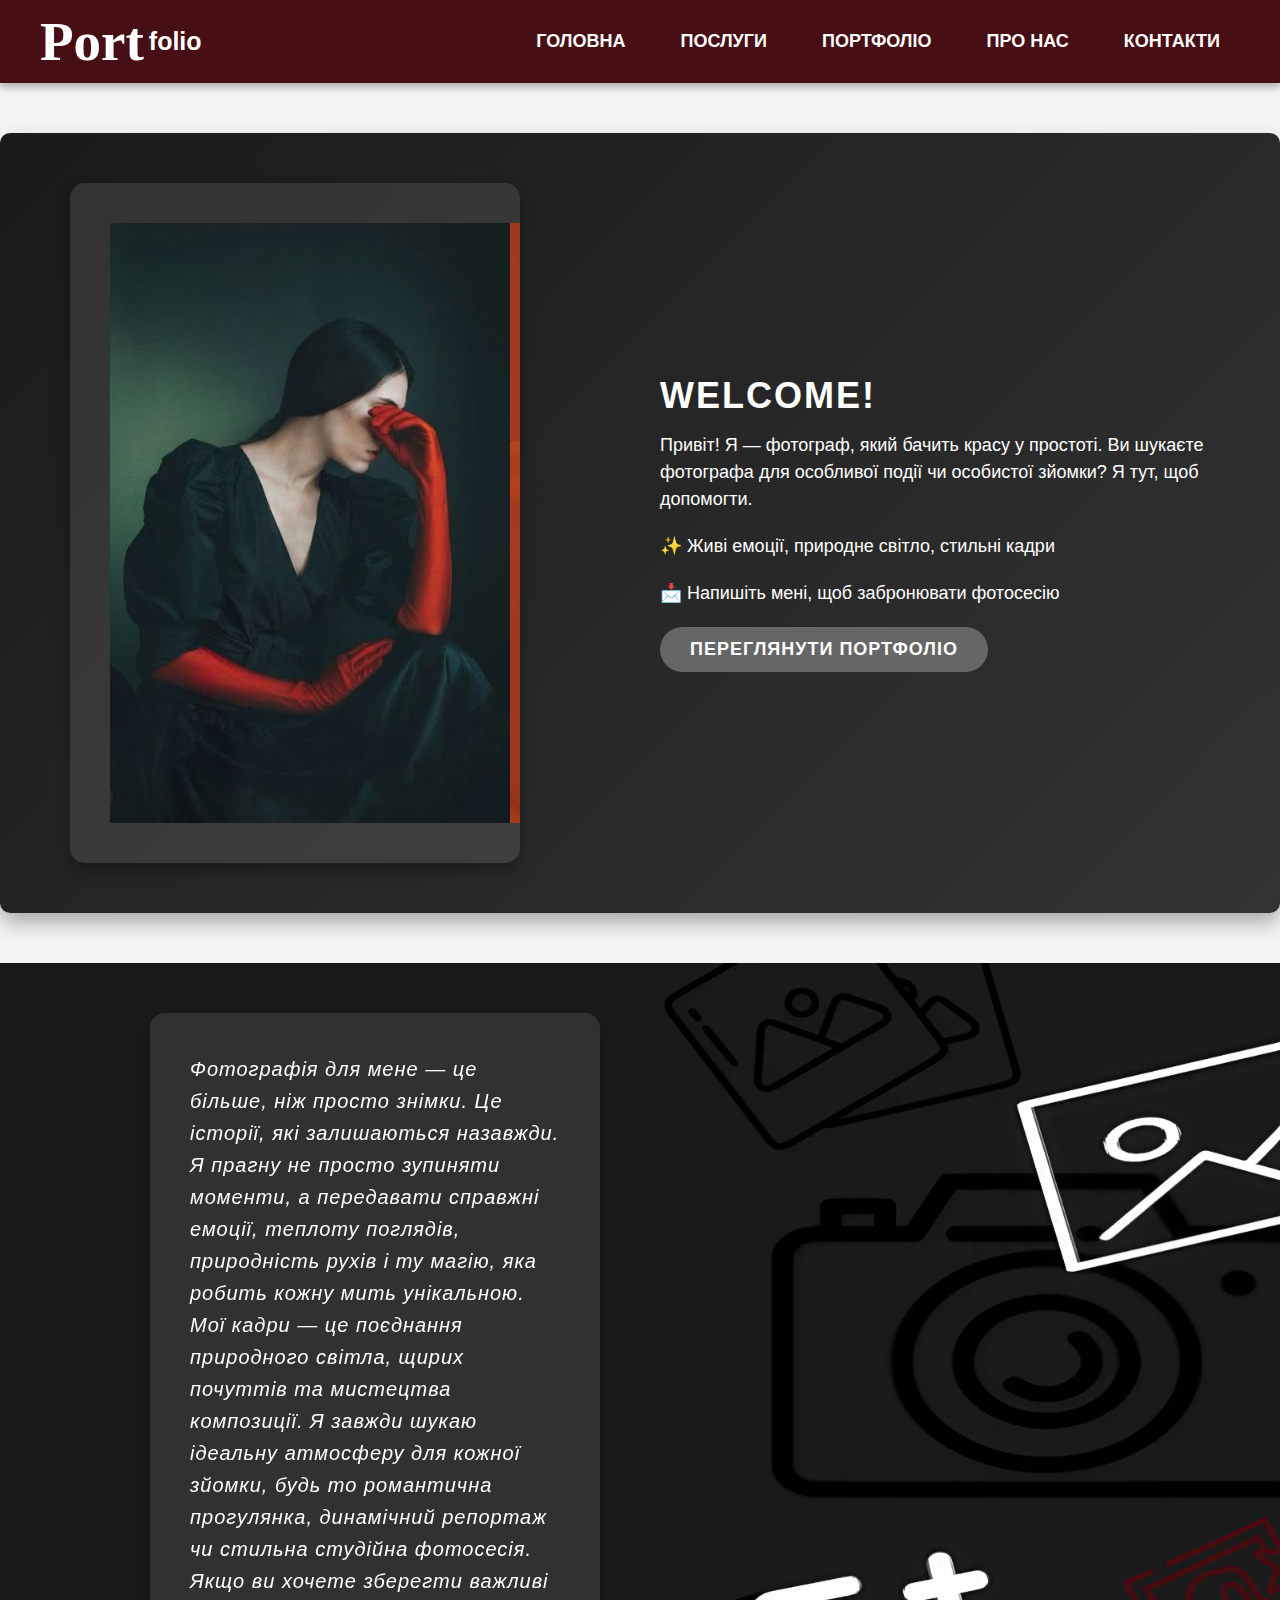
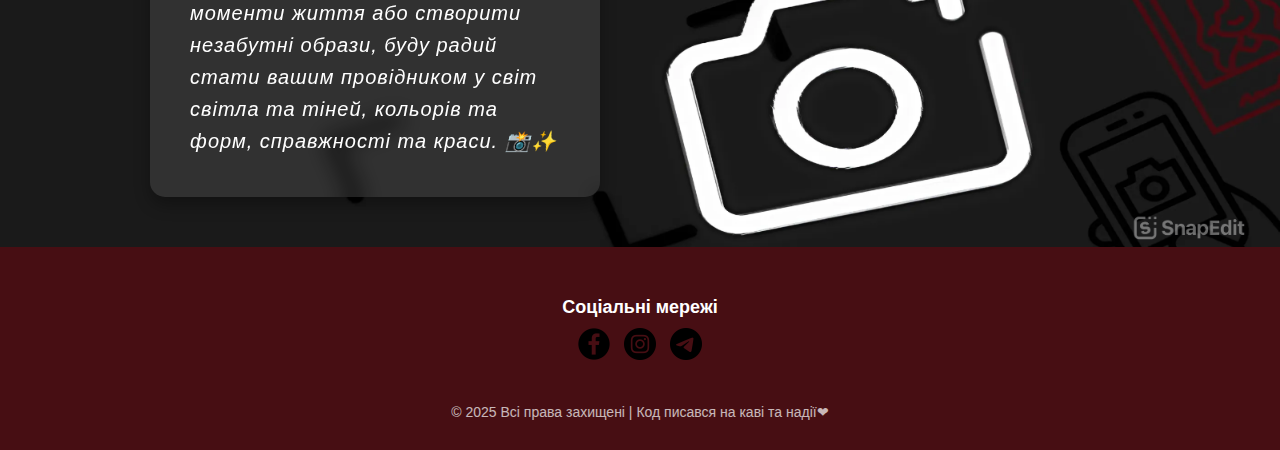
<file: index.html>
<!DOCTYPE html>
<html lang="uk">
<head>
    <meta charset="UTF-8">
    <meta name="viewport" content="width=device-width, initial-scale=1.0">
    <title>Головна</title>
    <link rel="stylesheet" href="style.css">
    <link rel="stylesheet" href="main.css">
    <link rel="icon" type="image/png" href="img/portfolio.png">

    <link rel="preconnect" href="https://fonts.googleapis.com">
    <link href="https://fonts.googleapis.com/css2?family=Poppins:wght@300;400;600&display=swap" rel="stylesheet">
</head>
<body>

<header>
    <div class="logo-container">
        <h1>Port<span>folio</span></h1>
    </div>
    <input type="checkbox" id="menu-toggle">
    <label for="menu-toggle" class="burger-menu">☰</label>
    <nav class="nav-menu">
        <ul>
            <li><a href="index.html">Головна</a></li>
            <li><a href="service.html">Послуги</a></li>
            <li><a href="portfolio.html">Портфоліо</a></li>
            <li><a href="about.html">Про нас</a></li>
            <li><a href="contact.html">Контакти</a></li>
        </ul>
    </nav>
</header>



<section id="home">
    <div class="carousel">
        <div class="carousel-images">
            <img src="img/pam.jpg" alt="Фото 1">
            <img src="img/red.jpg" alt="Фото 2">
            <img src="img/flower.jpg" alt="Фото 3">
            <img src="img/hoho.jpg" alt="фото 4">
            <img src="img/wow.jpg" alt="фото 5">
            <img src="img/lol.jpg" alt="фото 6">

        </div>
    </div>
    <div class="home-text">
        <h2>Welcome!</h2>
        <p>Привіт! Я  — фотограф, який бачить красу у простоті.
            Ви шукаєте фотографа для особливої події чи особистої зйомки? Я тут, щоб допомогти.</p>
          <p>✨ Живі емоції, природне світло, стильні кадри</p>
          <p>📩 Напишіть мені, щоб забронювати фотосесію</p>
        <a href="portfolio.html" class="btn">Переглянути портфоліо</a>
    </div>
</section>

<section id="about">
    <div class="carousel">
        <p>Фотографія для мене — це більше, ніж просто знімки. Це історії, які залишаються назавжди. Я прагну не просто зупиняти моменти,
            а передавати справжні емоції, теплоту поглядів, природність рухів і ту магію, яка робить кожну мить унікальною.
            Мої кадри — це поєднання природного світла, щирих почуттів та мистецтва композиції. Я завжди шукаю ідеальну атмосферу
            для кожної зйомки, будь то романтична прогулянка, динамічний репортаж чи стильна студійна фотосесія.
            Якщо ви хочете зберегти важливі моменти життя або створити незабутні образи, буду радий стати вашим провідником у світ
            світла та тіней, кольорів та форм, справжності та краси. 📸✨</p>
    </div>
</section>

<div class="separator"></div>
<footer>
    <div class="footer-container">
        <div class="footer-social">
            <h3>Соціальні мережі</h3>
            <a href="https://www.facebook.com/profile.php?id=100084324455196" target="_blank">
                <img src="img/facebook.png" alt="Facebook"></a>
            <a href="https://www.instagram.com/_.anyya/" target="_blank">
                <img src="img/insta.png" alt="instagram"></a>
            <a href="https://t.me/Anyya0" >
                <img src="img/telegram.png" alt="Telega"></a>

        </div>
    </div>
    <p class="footer-copy">© 2025 Всі права захищені | Код писався на каві та надії❤</p>
</footer>



</body>
</html>
</file>
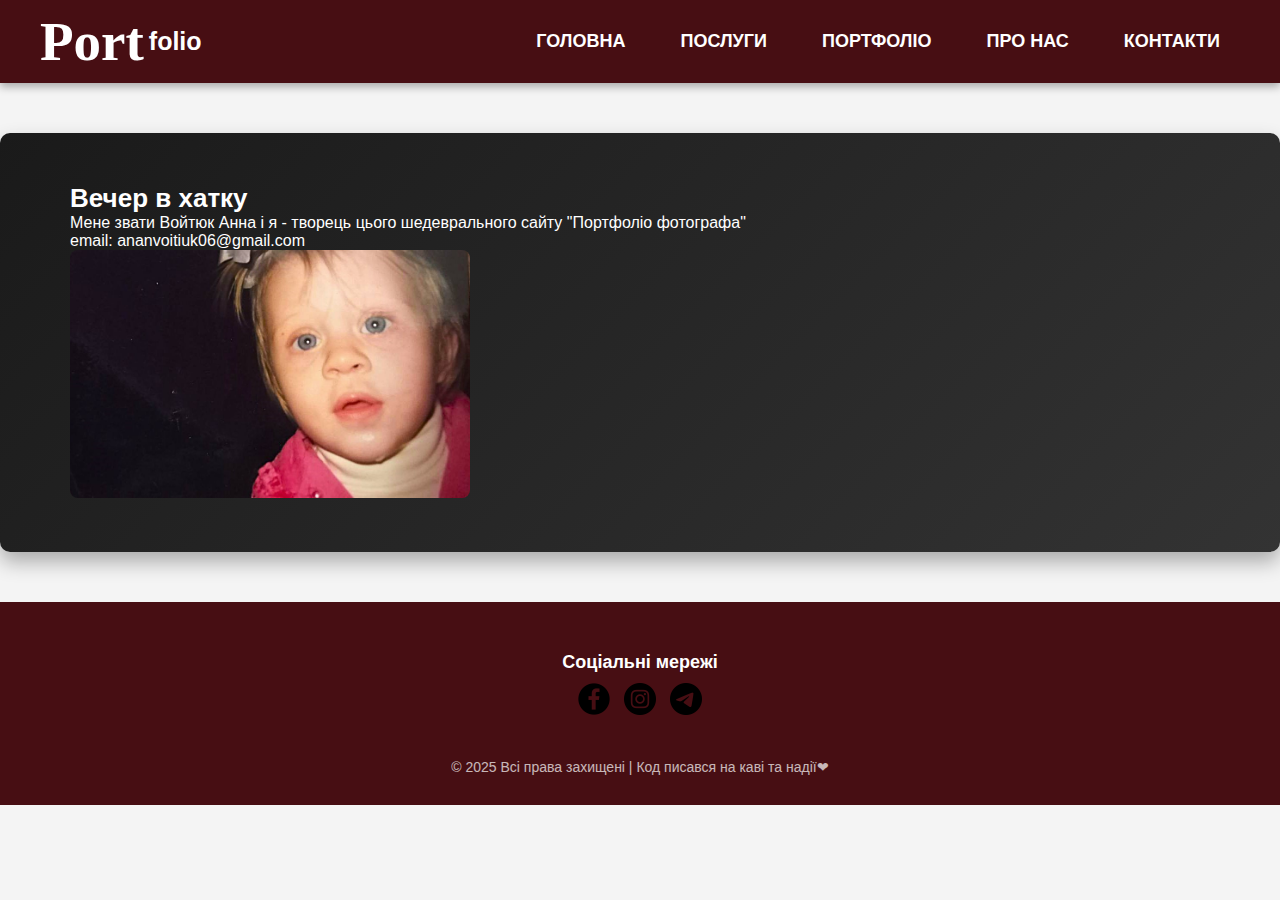
<file: about.html>
<!DOCTYPE html>
<html lang="uk">
<head>
  <meta charset="UTF-8">
  <meta name="viewport" content="width=device-width, initial-scale=1.0">
  <title>Про нас</title>
  <link rel="stylesheet" href="style.css">
  <link rel="stylesheet" href="main.css">
  <link rel="icon" type="image/png" href="img/portfolio.png">

  <link rel="preconnect" href="https://fonts.googleapis.com">
  <link href="https://fonts.googleapis.com/css2?family=Poppins:wght@300;400;600&display=swap" rel="stylesheet">
</head>
<body>

<header>
  <div class="logo-container">
    <h1>Port<span>folio</span></h1>
  </div>
  <input type="checkbox" id="menu-toggle">
  <label for="menu-toggle" class="burger-menu">☰</label>
  <nav class="nav-menu">
    <ul>
      <li><a href="index.html">Головна</a></li>
      <li><a href="service.html">Послуги</a></li>
      <li><a href="portfolio.html">Портфоліо</a></li>
      <li><a href="about.html">Про нас</a></li>
      <li><a href="contact.html">Контакти</a></li>
    </ul>
  </nav>
</header>

<section class="info">
  <div id="info">
  <h2>Вечер в хатку</h2>
  <p>Мене звати Войтюк Анна і я - творець цього шедеврального сайту "Портфоліо фотографа" </p>
    <p>email: ananvoitiuk06@gmail.com</p>
  <img src="img/iii.jpg" alt="Промені">
  </div>
</section>


<div class="separator"></div>
<footer>
  <div class="footer-container">
    <div class="footer-social">
      <h3>Соціальні мережі</h3>
      <a href="https://www.facebook.com/profile.php?id=100084324455196" target="_blank">
        <img src="img/facebook.png" alt="Facebook"></a>
      <a href="https://www.instagram.com/_.anyya/" target="_blank">
        <img src="img/insta.png" alt="instagram"></a>
      <a href="https://t.me/Anyya0" >
        <img src="img/telegram.png" alt="Telega"></a>

    </div>
  </div>
  <p class="footer-copy">© 2025 Всі права захищені | Код писався на каві та надії❤</p>
</footer>



</body>
</html>
</file>
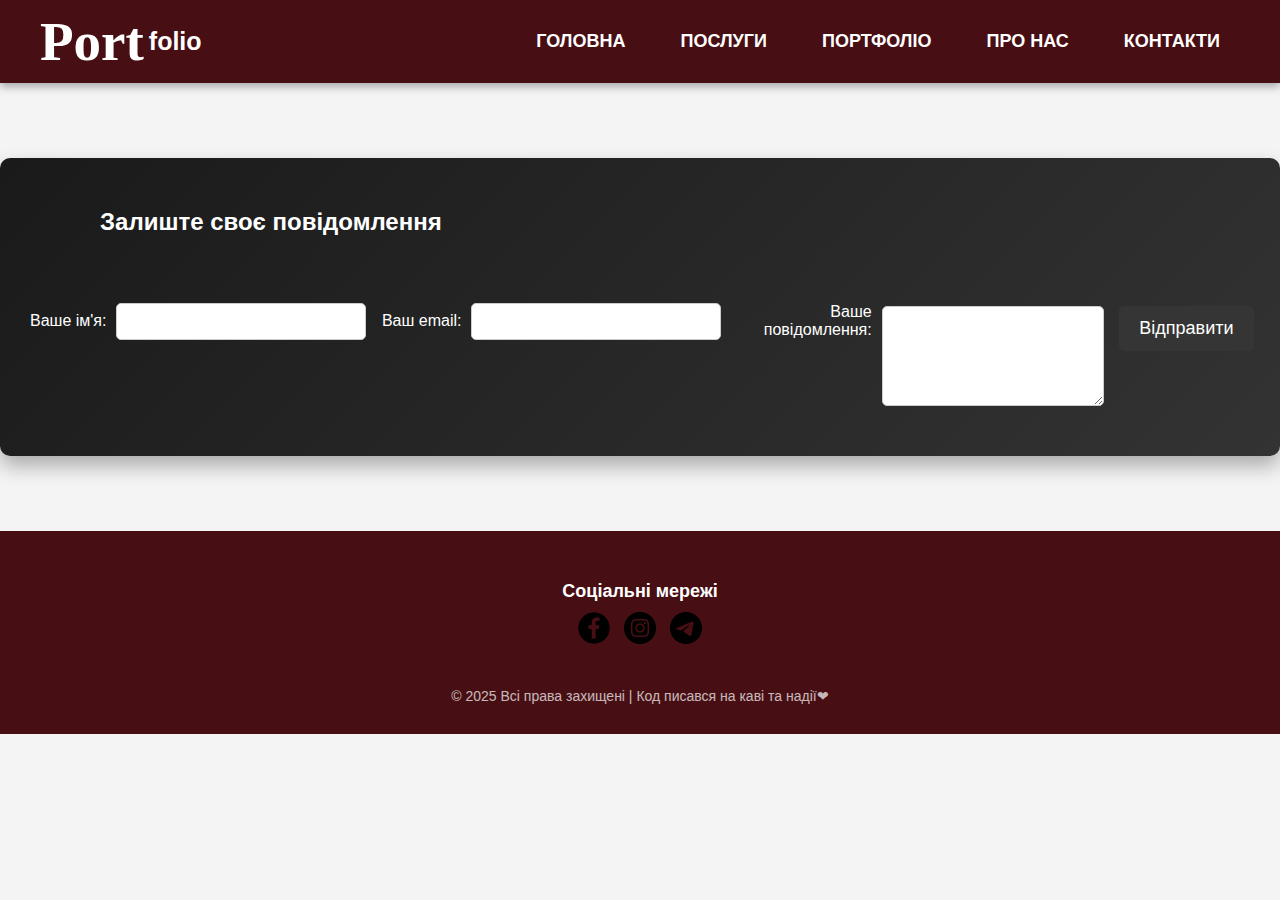
<file: contact.html>
<!DOCTYPE html>
<html lang="uk">
<head>
    <meta charset="UTF-8">
    <meta name="viewport" content="width=device-width, initial-scale=1.0">
    <title>Контакти</title>
    <link rel="stylesheet" href="style.css">
    <link rel="stylesheet" href="main.css">
    <link rel="icon" type="image/png" href="img/portfolio.png">

    <link rel="preconnect" href="https://fonts.googleapis.com">
    <link href="https://fonts.googleapis.com/css2?family=Poppins:wght@300;400;600&display=swap" rel="stylesheet">
</head>
<body>

<header>
    <div class="logo-container">
        <h1>Port<span>folio</span></h1>
    </div>
    <input type="checkbox" id="menu-toggle">
    <label for="menu-toggle" class="burger-menu">☰</label>
    <nav class="nav-menu">
        <ul>
            <li><a href="index.html">Головна</a></li>
            <li><a href="service.html">Послуги</a></li>
            <li><a href="portfolio.html">Портфоліо</a></li>
            <li><a href="about.html">Про нас</a></li>
            <li><a href="contact.html">Контакти</a></li>
        </ul>
    </nav>
</header>

<section id="contact-form">
    <h2>Залиште своє повідомлення</h2>
    <form action="" method="POST" class="form-inline">
        <div class="form-group">
            <label for="name">Ваше ім'я:</label>
            <input type="text" id="name" name="name" required>
        </div>

        <div class="form-group">
            <label for="email">Ваш email:</label>
            <input type="email" id="email" name="email" required>
        </div>

        <div class="form-group">
            <label for="message">Ваше повідомлення:</label>
            <textarea id="message" name="message" rows="2" required></textarea>
        </div>

        <button type="submit">Відправити</button>
    </form>
</section>

<div class="separator"></div>
<footer>
    <div class="footer-container">
        <div class="footer-social">
            <h3>Соціальні мережі</h3>
            <a href="https://www.facebook.com/profile.php?id=100084324455196" target="_blank">
                <img src="img/facebook.png" alt="Facebook"></a>
            <a href="https://www.instagram.com/_.anyya/" target="_blank">
                <img src="img/insta.png" alt="instagram"></a>
            <a href="https://t.me/Anyya0" >
                <img src="img/telegram.png" alt="Telega"></a>

        </div>
    </div>
    <p class="footer-copy">© 2025 Всі права захищені | Код писався на каві та надії❤</p>
</footer>
</body>
</html>
</file>
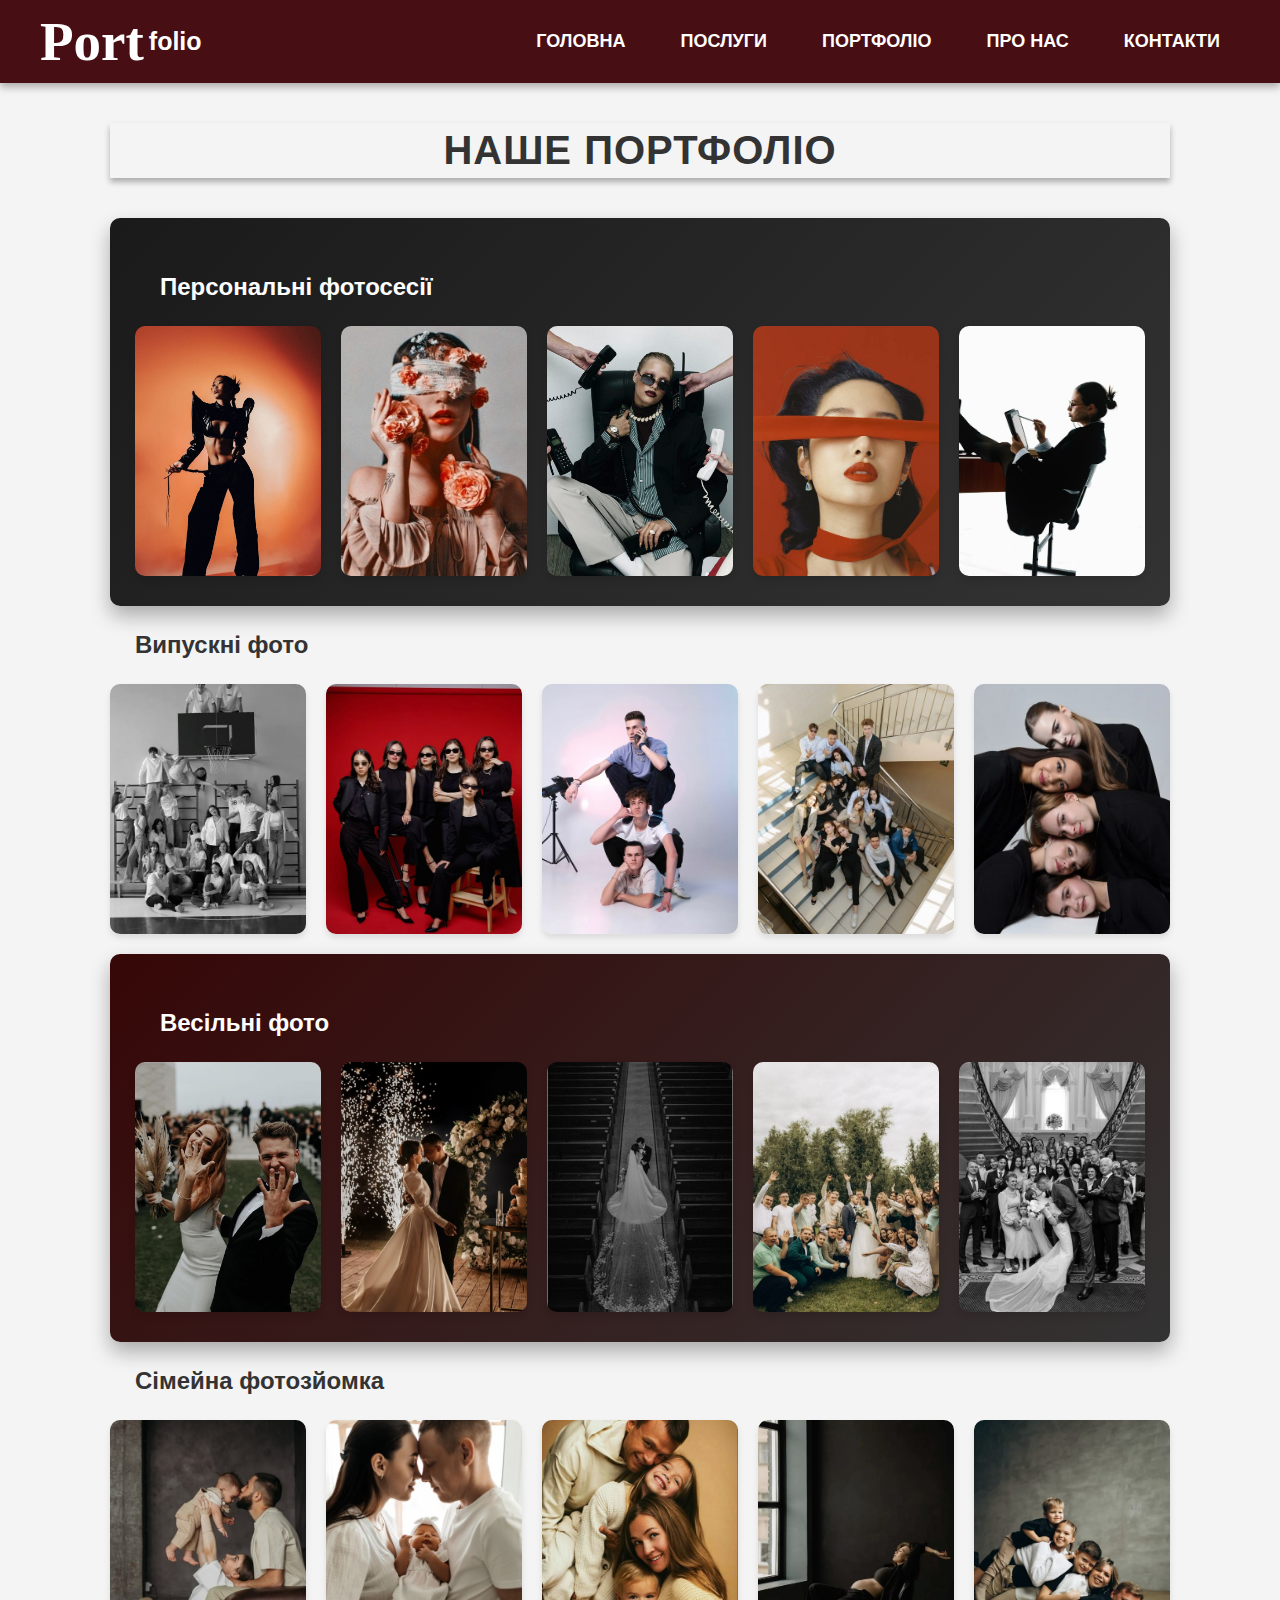
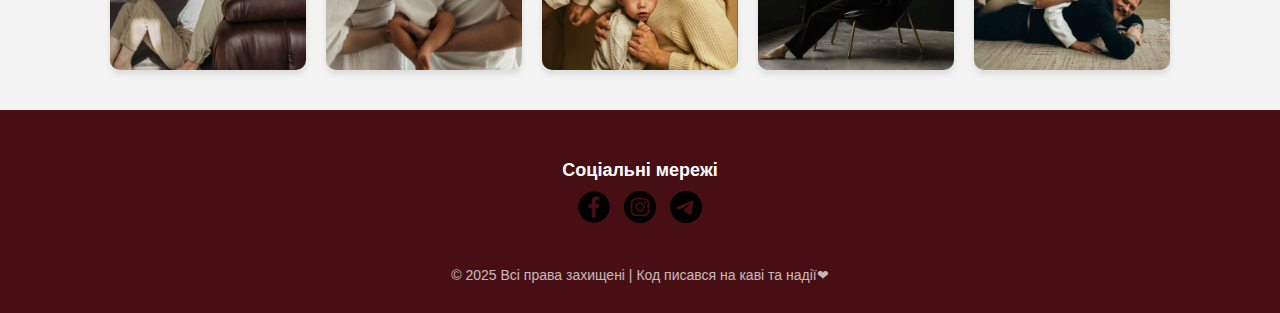
<file: portfolio.html>
<!DOCTYPE html>
<html lang="uk">
<head>
  <meta charset="UTF-8">
  <meta name="viewport" content="width=device-width, initial-scale=1.0">
  <title>Портфоліо</title>
  <link rel="stylesheet" href="style.css">
  <link rel="stylesheet" href="main.css">
  <link rel="icon" type="image/png" href="img/portfolio.png">

  <link rel="preconnect" href="https://fonts.googleapis.com">
  <link href="https://fonts.googleapis.com/css2?family=Poppins:wght@300;400;600&display=swap" rel="stylesheet">
</head>
<body>

<header>
  <div class="logo-container">
    <h1>Port<span>folio</span></h1>
  </div>
  <input type="checkbox" id="menu-toggle">
  <label for="menu-toggle" class="burger-menu">☰</label>
  <nav class="nav-menu">
    <ul>
      <li><a href="index.html">Головна</a></li>
      <li><a href="service.html">Послуги</a></li>
      <li><a href="portfolio.html">Портфоліо</a></li>
      <li><a href="about.html">Про нас</a></li>
      <li><a href="contact.html">Контакти</a></li>
    </ul>
  </nav>
</header>

<section class="portfolio-section">
  <h1>Наше Портфоліо</h1>

  <section class="category">
    <div id = "portfolio">
    <h2>Персональні фотосесії</h2>
    <div class="portfolio-grid">
      <div class="portfolio-item">
        <img src="img/fash.jpg" alt="Сім'я">
      </div>
      <div class="portfolio-item">
        <img src="img/flower.jpg" alt="Весілля">
      </div>
      <div class="portfolio-item">
        <img src="img/lol.jpg" alt="Весілля">
      </div>
      <div class="portfolio-item">
        <img src="img/red.jpg" alt="Весілля">
      </div>
      <div class="portfolio-item">
        <img src="img/opa.jpg" alt="Весілля">
      </div>
    </div>
    </div>
  </section>

  <section class="category">
    <h2>Випускні фото</h2>
    <div class="portfolio-grid">
      <div class="portfolio-item">
        <img src="img/stud.jpg" alt="Випускний">
      </div>
      <div class="portfolio-item">
        <img src="img/s.jpg" alt="Випускний">
      </div>
      <div class="portfolio-item">
        <img src="img/st.jpg" alt="Випускний">
      </div>
      <div class="portfolio-item">
        <img src="img/stu.jpg" alt="Випускний">
      </div>
      <div class="portfolio-item">
        <img src="img/studd.jpg" alt="Випускний">
      </div>
    </div>
  </section>

  <section class="category">
    <div id = "portfoli">
    <h2>Весільні фото</h2>
    <div class="portfolio-grid">
      <div class="portfolio-item">
        <img src="img/wed.jpg" alt="Пейзаж">
      </div>
      <div class="portfolio-item">
        <img src="img/wedd.jpg" alt="Дорога">
      </div>
      <div class="portfolio-item">
        <img src="img/weddi.jpg" alt="Гори">
      </div>
      <div class="portfolio-item">
        <img src="img/weddin.jpg" alt="Гори">
      </div>
      <div class="portfolio-item">
        <img src="img/wedding.jpg" alt="Гори">
      </div>
    </div>
    </div>
  </section>

  <section class="category">
    <h2>Сімейна фотозйомка</h2>
    <div class="portfolio-grid">
      <div class="portfolio-item">
        <img src="img/fa.jpg" alt="Вихор">
      </div>
      <div class="portfolio-item">
        <img src="img/baby.jpg" alt="Спіраль">
      </div>
      <div class="portfolio-item">
        <img src="img/fam.jpg" alt="Спіраль">
      </div>
      <div class="portfolio-item">
        <img src="img/preg.jpg" alt="Спіраль">
      </div>
      <div class="portfolio-item">
        <img src="img/fami.jpg" alt="Спіраль">
      </div>
    </div>
  </section>
</section>

<div class="separator"></div>

<footer>
  <div class="footer-container">
    <div class="footer-social">
      <h3>Соціальні мережі</h3>
      <a href="https://www.facebook.com/profile.php?id=100084324455196" target="_blank">
        <img src="img/facebook.png" alt="Facebook"></a>
      <a href="https://www.instagram.com/_.anyya/" target="_blank">
        <img src="img/insta.png" alt="instagram"></a>
      <a href="https://t.me/Anyya0" >
        <img src="img/telegram.png" alt="Telega"></a>

    </div>
  </div>
  <p class="footer-copy">© 2025 Всі права захищені | Код писався на каві та надії❤</p>
</footer>



</body>
</html>
</file>
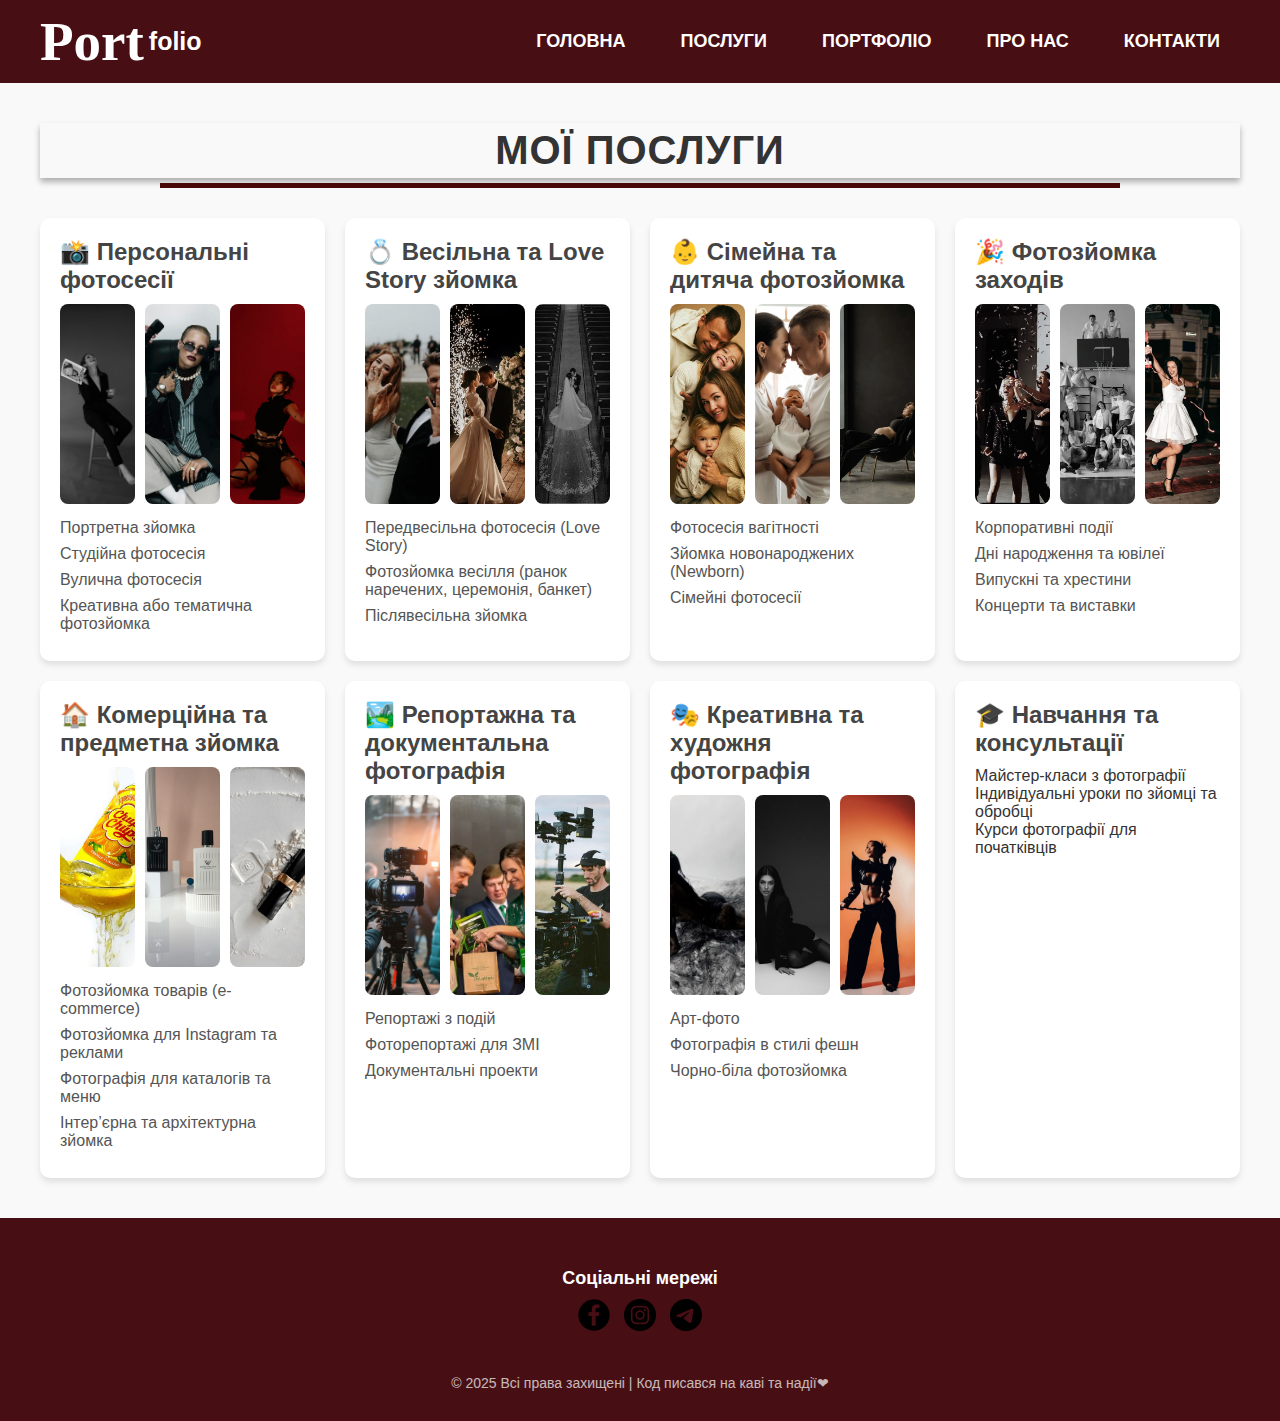
<file: service.html>
<!DOCTYPE html>
<html lang="uk">
<head>
    <meta charset="UTF-8">
    <meta name="viewport" content="width=device-width, initial-scale=1.0">
    <title>Послуги</title>
    <link rel="stylesheet" href="style.css">
    <link rel="stylesheet" href="main.css">
    <link rel="icon" type="image/png" href="img/portfolio.png">
    <link rel="preconnect" href="https://fonts.googleapis.com">
    <link href="https://fonts.googleapis.com/css2?family=Poppins:wght@300;400;600&display=swap" rel="stylesheet">
</head>
<body>
<header>
    <div class="logo-container">
        <h1>Port<span>folio</span></h1>
    </div>
    <input type="checkbox" id="menu-toggle">
    <label for="menu-toggle" class="burger-menu">☰</label>
    <nav class="nav-menu">
        <ul>
            <li><a href="index.html">Головна</a></li>
            <li><a href="service.html">Послуги</a></li>
            <li><a href="portfolio.html">Портфоліо</a></li>
            <li><a href="about.html">Про нас</a></li>
            <li><a href="contact.html">Контакти</a></li>
        </ul>
    </nav>
</header>

<section class="services">
    <h2>Мої послуги</h2>
    <div class="service-list">
        <div class="service">
            <h3>📸 Персональні фотосесії</h3>
            <div class="service-images">
                <img src="img/wow.jpg" alt="Персональна фотосесія 1">
                <img src="img/lol.jpg" alt="Персональна фотосесія 2">
                <img src="img/hoho.jpg" alt="Персональна фотосесія 3">
            </div>
            <ul>
                <li>Портретна зйомка</li>
                <li>Студійна фотосесія</li>
                <li>Вулична фотосесія</li>
                <li>Креативна або тематична фотозйомка</li>
            </ul>
        </div>
        <div class="service">
            <h3>💍 Весільна та Love Story зйомка</h3>
            <div class="service-images">
                <img src="img/wed.jpg" alt="Персональна фотосесія 1">
                <img src="img/wedd.jpg" alt="Персональна фотосесія 2">
                <img src="img/weddi.jpg" alt="Персональна фотосесія 3">
            </div>
            <ul>
                <li>Передвесільна фотосесія (Love Story)</li>
                <li>Фотозйомка весілля (ранок наречених, церемонія, банкет)</li>
                <li>Післявесільна зйомка</li>
            </ul>
        </div>
        <div class="service">
            <h3>👶 Сімейна та дитяча фотозйомка</h3>
            <div class="service-images">
                <img src="img/fam.jpg" alt="Персональна фотосесія 1">
                <img src="img/baby.jpg" alt="Персональна фотосесія 2">
                <img src="img/preg.jpg" alt="Персональна фотосесія 3">
            </div>
            <ul>
                <li>Фотосесія вагітності</li>
                <li>Зйомка новонароджених (Newborn)</li>
                <li>Сімейні фотосесії</li>
            </ul>
        </div>
        <div class="service">
            <h3>🎉 Фотозйомка заходів</h3>
            <div class="service-images">
                <img src="img/cor.jpg" alt="Персональна фотосесія 1">
                <img src="img/stud.jpg" alt="Персональна фотосесія 2">
                <img src="img/birthday.jpg" alt="Персональна фотосесія 3">
            </div>
            <ul>
                <li>Корпоративні події</li>
                <li>Дні народження та ювілеї</li>
                <li>Випускні та хрестини</li>
                <li>Концерти та виставки</li>
            </ul>
        </div>
        <div class="service">
            <h3>🏠 Комерційна та предметна зйомка</h3>
            <div class="service-images">
                <img src="img/bim.jpg" alt="Персональна фотосесія 1">
                <img src="img/pym.jpg" alt="Персональна фотосесія 2">
                <img src="img/boom.jpg" alt="Персональна фотосесія 3">
            </div>
            <ul>
                <li>Фотозйомка товарів (e-commerce)</li>
                <li>Фотозйомка для Instagram та реклами</li>
                <li>Фотографія для каталогів та меню</li>
                <li>Інтер’єрна та архітектурна зйомка</li>
            </ul>
        </div>
        <div class="service">
            <h3>🏞️ Репортажна та документальна фотографія</h3>
            <div class="service-images">
                <img src="img/rep.jpg" alt="Персональна фотосесія 1">
                <img src="img/report.jpg" alt="Персональна фотосесія 2">
                <img src="img/repor.jpg" alt="Персональна фотосесія 3">
            </div>
            <ul>
                <li>Репортажі з подій</li>
                <li>Фоторепортажі для ЗМІ</li>
                <li>Документальні проекти</li>
            </ul>
        </div>
        <div class="service">
            <h3>🎭 Креативна та художня фотографія</h3>
            <div class="service-images">
                <img src="img/art.jpg" alt="Персональна фотосесія 1">
                <img src="img/black.jpg" alt="Персональна фотосесія 2">
                <img src="img/fash.jpg" alt="Персональна фотосесія 3">
            </div>
            <ul>
                <li>Арт-фото</li>
                <li>Фотографія в стилі фешн</li>
                <li>Чорно-біла фотозйомка</li>
            </ul>
        </div>
        <div class="service-item">
            <h3>🎓 Навчання та консультації</h3>
            <ul>
                <li>Майстер-класи з фотографії</li>
                <li>Індивідуальні уроки по зйомці та обробці</li>
                <li>Курси фотографії для початківців</li>
            </ul>
        </div>
    </div>
</section>

<footer>
    <div class="footer-container">
        <div class="footer-social">
            <h3>Соціальні мережі</h3>
            <a href="https://www.facebook.com/profile.php?id=100084324455196" target="_blank">
                <img src="img/facebook.png" alt="Facebook"></a>
            <a href="https://www.instagram.com/_.anyya/" target="_blank">
                <img src="img/insta.png" alt="Instagram"></a>
            <a href="https://t.me/Anyya0">
                <img src="img/telegram.png" alt="Telegram"></a>
        </div>
    </div>
    <p class="footer-copy">© 2025 Всі права захищені | Код писався на каві та надії❤</p>
</footer>
</body>
</html>
</file>
<file: style.css>
#home {
    display: flex;
    align-items: center;
    justify-content: space-between;
    background: linear-gradient(135deg, #1a1a1a, #333);
    color: white;
    padding: 50px 70px;
    border-radius: 10px;
    max-width: 1300px;
    margin: 50px auto;
    box-shadow: 0 10px 20px rgba(0, 0, 0, 0.3);
}

.carousel {
    width: 450px;
    height: auto;
    overflow: hidden;
    position: relative;
    flex-shrink: 0;
}

.carousel-images {
    display: flex;
    width: 200%;
    animation: slide 13s infinite;
}

.carousel-images img {
    width: 100%;
    height: 600px;
    object-fit: contain;
}

@keyframes slide {
    0% { transform: translateX(0%); }
    16.66% { transform: translateX(-35%); }
    50% { transform: translateX(-85%); }
    66.66% { transform: translateX(-110%); }
    83.33% { transform: translateX(-150%); }
    100% { transform: translateX(-200%); }
}

.home-text {
    max-width: 600px;
    padding-left: 50px;
}

.home-text h2 {
    font-size: 36px;
    text-transform: uppercase;
    letter-spacing: 2px;
    font-weight: bold;
    margin-bottom: 15px;
}

.home-text p {
    font-size: 18px;
    line-height: 1.5;
    margin-bottom: 20px;
}

.btn {
    display: inline-block;
    padding: 12px 30px;
    background: #666;
    color: white;
    font-size: 18px;
    font-weight: bold;
    text-transform: uppercase;
    letter-spacing: 1px;
    border-radius: 30px;
    transition: background 0.3s ease, transform 0.3s ease;
}

.btn:hover {
    background: #888;
    transform: translateY(-3px);
}


#about {
    display: flex;
    justify-content: left;
    background-image: url('img/polot.jpeg');
    background-size: cover;
    background-position: center;
    align-items: center;
    min-height: 60vh;
    color: white;
    text-align: left;
    padding: 50px 150px;
}

.carousel {
    max-width: 800px;
    padding: 40px;
    background: rgba(255, 255, 255, 0.1);
    border-radius: 15px;
    box-shadow: 0 8px 16px rgba(0, 0, 0, 0.3);
    backdrop-filter: blur(10px);
    transition: transform 0.3s ease-in-out;
}

.carousel:hover {
    transform: scale(1.02);
}

.carousel p {
    font-size: 20px;
    line-height: 1.6;
    font-weight: 300;
    font-style: italic;
    letter-spacing: 1px;
}


.services {
    padding: 40px;
    background-color: #f9f9f9;
    font-family: 'Arial', sans-serif;
}

.services h2 {
    text-align: center;
    font-size: 36px;
    margin-bottom: 20px;
    color: #333;
}

.service-list {
    display: grid;
    grid-template-columns: repeat(auto-fit, minmax(280px, 1fr));
    gap: 20px;
}

.service, .service-item {
    background-color: #fff;
    border-radius: 10px;
    padding: 20px;
    box-shadow: 0 4px 6px rgba(0, 0, 0, 0.1);
}

.service h3, .service-item h3 {
    font-size: 24px;
    color: #444;
    margin-bottom: 10px;
}

.service ul {
    list-style-type: none;
    padding: 0;
}

.service ul li {
    font-size: 16px;
    color: #555;
    margin-bottom: 8px;
}


.service h3 {
    font-size: 22px;
}

.service-item h3 {
    font-size: 22px;
    color: #0056b3;
}

.service-item ul li {
    color: #333;
    font-size: 16px;
}

.services {
    padding: 40px;
    background-color: #f9f9f9;
    font-family: 'Arial', sans-serif;
}

.services h2 {
    text-align: center;
    font-size: 36px;
    margin-bottom: 20px;
    color: #333;
}

.service-list {
    display: grid;
    grid-template-columns: repeat(auto-fit, minmax(280px, 1fr));
    gap: 20px;
}

.service, .service-item {
    background-color: #fff;
    border-radius: 10px;
    padding: 20px;
    box-shadow: 0 4px 6px rgba(0, 0, 0, 0.1);
}

.service h3, .service-item h3 {
    font-size: 24px;
    color: #444;
    margin-bottom: 10px;
}

.service ul {
    list-style-type: none;
    padding: 0;
}

.service ul li {
    font-size: 16px;
    color: #555;
    margin-bottom: 8px;
}

.services h2 {
    text-align: center;
    font-size: 40px;
    margin-bottom: 40px;
    color: #333;
    text-transform: uppercase;
    letter-spacing: 1px;
    font-weight: bold;
    position: relative;
    font-family: 'Arial Black', sans-serif;
    padding: 5px 0;
    box-shadow: 0 4px 6px rgba(0, 0, 0, 0.3);
}

.services h2::after {
    content: '';
    position: absolute;
    width: 80%;
    height: 5px;
    background-color: #490808;
    bottom: -10px;
    left: 50%;
    transform: translateX(-50%);
}

.service-item ul li {
    color: #333;
    font-size: 16px;
}

.service-images {
    display: grid;
    grid-template-columns: repeat(3, 1fr);
    gap: 10px;
    margin-bottom: 15px;
}

.service-images img {
    width: 100%;
    height: 200px;
    object-fit: cover;
    border-radius: 8px;
}

.service, .service-item {
    background-color: #fff;
    border-radius: 10px;
    padding: 20px;
    box-shadow: 0 4px 6px rgba(0, 0, 0, 0.1);
    transition: transform 0.3s ease, box-shadow 0.3s ease, opacity 0.3s ease;
}

.service:hover, .service-item:hover {
    transform: scale(1.05);
    box-shadow: 0 8px 16px rgba(0, 0, 0, 0.2); /* Підсвічуємо картку */
}

#portfolio {
    background: linear-gradient(135deg, #1a1a1a, #333);
    color: white;
    padding: 30px 25px;
    border-radius: 10px;
    max-width: 1300px;
    box-shadow: 0 10px 20px rgba(0, 0, 0, 0.3);
}

#portfoli {
    background: linear-gradient(135deg, #370707, #333);
    color: white;
    padding: 30px 25px;
    margin-top: 20px;
    border-radius: 10px;
    max-width: 1300px;
    box-shadow: 0 10px 20px rgba(0, 0, 0, 0.3);
}

.portfolio-section {
    padding: 40px 110px;
    text-align: center;
}

.portfolio-section h1 {
    text-align: center;
    font-size: 40px;
    margin-bottom: 40px;
    color: #333;
    text-transform: uppercase;
    letter-spacing: 1px;
    font-weight: bold;
    position: relative;
    font-family: 'Arial Black', sans-serif;
    padding: 5px 0;
    box-shadow: 0 4px 6px rgba(0, 0, 0, 0.3);
}

.portfolio-grid {
    display: grid;
    grid-template-columns: repeat(5, 1fr);
    gap: 20px;
    width: 100%;
}

.portfolio-item {
    position: relative;
    overflow: hidden;
    border-radius: 10px;
    box-shadow: 0 4px 6px rgba(0, 0, 0, 0.1);
    width: 100%;
    height: 250px;
}
.portfolio-section h2{
    text-align: left;
    padding: 25px;
}

.portfolio-item img {
    width: 100%;
    height: 100%;
    object-fit: cover;
}

.portfolio-info {
    position: absolute;
    bottom: 0;
    left: 0;
    width: 100%;
    background-color: rgba(0, 0, 0, 0.5);
    padding: 12px;
    color: white;
    text-shadow: 1px 1px 2px rgba(0, 0, 0, 0.5);
    display: flex;
    flex-direction: column;
    align-items: center;
}


#info {
    background: linear-gradient(135deg, #1a1a1a, #333);
    color: white;
    padding: 50px 70px;
    border-radius: 10px;
    max-width: 1300px;
    margin: 50px auto;
    box-shadow: 0 10px 20px rgba(0, 0, 0, 0.3);
}

#info h2 {
    font-size: 26px;
    font-weight: bold;
}

#info p {
    font-size: 16px;
}

#info img {
    width: 400px;
    height: auto;
    border-radius: 8px;
    align-content: flex-start;
}

#contact-form {
    background: linear-gradient(135deg, #1a1a1a, #333);
    color: white;
    padding: 50px 100px;
    border-radius: 10px;
    max-width: 1300px;
    margin: 75px auto;
    box-shadow: 0 10px 20px rgba(0, 0, 0, 0.3);
}

.contact-form h2 {
    color: white;
    margin-bottom: 15px;
}

.form-inline {
    display: flex;
    flex-wrap: nowrap; /* Забороняє перенос елементів */
    align-items: center;
    gap: 15px;
    justify-content: center;
}

.form-group {
    display: flex;
    flex-direction: row;
    align-items: center;
    gap: 10px;
}

.form-group label {
    margin-bottom: 0;
    text-align: right;
    min-width: 80px;
}

.form-inline input,
.form-inline textarea {
    width: 250px;
    padding: 10px;
    border: 1px solid #ccc;
    border-radius: 5px;
    transition: 0.3s;
}

.form-inline input:focus,
.form-inline textarea:focus {
    border-color: #353535;
    outline: none;
    box-shadow: 0 0 5px rgb(53, 53, 53);
}

.form-inline textarea {
    min-height: 100px;
    margin-top: 70px;
    resize: vertical;
}

button {
    padding: 12px 20px;
    border: none;
    background-color: #353535;
    color: white;
    font-size: 18px;
    border-radius: 5px;
    cursor: pointer;
    transition: 0.3s ease;
    margin-top: 15px;
}

button:hover {
    background-color: #401010;
    transform: scale(1.05);
}

@media (max-width: 768px) {
    .form-inline {
        flex-direction: column;
        gap: 10px;
    }

    .form-inline input,
    .form-inline textarea {
        width: 100%;
        max-width: 100%;
    }

    button {
        width: 100%;
    }
}

@media screen and (max-width: 1200px) {
    #home, #info, #portfolio, #portfoli {
        padding: 40px 50px;
    }
    .home-text {
        padding-left: 30px;
    }
    .carousel {
        width: 350px;
    }
}

@media screen and (max-width: 992px) {
    #home {
        flex-direction: column;
        text-align: center;
        align-items: center;
        padding: 40px;
    }
    .home-text {
        padding-left: 0;
    }
    .carousel {
        width: 100%;
        max-width: 500px;
    }
    #about {
        padding: 40px 50px;
        text-align: center;
        flex-direction: column;
    }
    .portfolio-grid {
        grid-template-columns: repeat(3, 1fr);
    }
}

@media screen and (max-width: 768px) {
    .portfolio-grid {
        grid-template-columns: repeat(2, 1fr);
    }
    .service-list {
        grid-template-columns: repeat(auto-fit, minmax(200px, 1fr));
    }
    #about, .services, .portfolio-section {
        padding: 30px;
    }
    .carousel-images img {
        height: 400px;
    }
}

@media screen and (max-width: 576px) {
    .portfolio-grid {
        grid-template-columns: repeat(1, 1fr);
    }
    .carousel {
        width: 100%;
    }
    .carousel-images img {
        height: 300px;
    }
    .service-list {
        grid-template-columns: repeat(1, 1fr);
    }
    #home, #info, #portfolio, #portfoli {
        padding: 20px;
    }
    .contact-form {
        width: 90%;
        padding: 15px;
    }
    .contact-form button {
        font-size: 14px;
    }
}
</file>
<file: main.css>
* {
    list-style: none;
    text-decoration: none;
    margin: 0;
    padding: 0;
    box-sizing: border-box;
}

body {
    font-family: 'Arial', sans-serif;
    background-color: #f4f4f4;
    color: #333;
}

header {
    background: #470e13;
    padding: 10px 40px;
    display: flex;
    align-items: center;
    justify-content: space-between;
    color: white;
    width: 100%;
    box-shadow: 0 4px 8px rgba(0, 0, 0, 0.3);
}

.logo-container h1 {
    font-family: "Brush Script MT", cursive;
    font-size: 55px;
    color: white;
    display: flex;
    align-items: center;
    gap: 5px;
}

.logo-container span {
    font-family: "Arial", sans-serif;
    font-size: 25px;
    font-weight: bold;
}

/* Навігація */
.nav-menu {
    display: flex;
}

.nav-menu ul {
    display: flex;
    gap: 15px;
}

.nav-menu ul li a {
    color: white;
    font-size: 18px;
    font-weight: 600;
    padding: 12px 20px;
    text-transform: uppercase;
    transition: background 0.3s ease, transform 0.3s ease;
}

.nav-menu ul li a:hover {
    background: linear-gradient(45deg, #401010, #5a3b3b);
    color: white;
    transform: translateY(-3px);
}

/* Бургер-меню */
#menu-toggle {
    display: none;
}

.burger-menu {
    display: none;
    font-size: 28px;
    cursor: pointer;
}

footer {
    background: #470e13;
    color: white;
    padding: 30px 0;
    text-align: center;
    width: 100%;
}

.footer-container {
    display: flex;
    flex-wrap: wrap;
    justify-content: space-around;
    align-items: center;
    max-width: 1200px;
    margin: 0 auto;
    padding: 20px;
}

.footer-social h3 {
    font-size: 18px;
    margin-bottom: 10px;
}

.footer-links ul {
    list-style: none;
    padding: 0;
}

.footer-links ul li {
    margin: 5px 0;
}

.footer-links ul li a {
    color: white;
    text-decoration: none;
    transition: color 0.3s;
}

.footer-links ul li a:hover {
    color: #370707;
}

.footer-social a {
    display: inline-block;
    margin: 0 5px;
}

.footer-social img {
    width: 32px;
    height: 32px;
    transition: transform 0.3s ease;
}

.footer-social img:hover {
    transform: scale(1.1);
}

.footer-copy {
    font-size: 14px;
    margin-top: 20px;
    opacity: 0.7;
}

/* Адаптив для мобільних */
@media (max-width: 768px) {
    .burger-menu {
        display: block;
        position: absolute;
        top: 15px;
        right: 20px;
        z-index: 1001;
        cursor: pointer;
    }

    .nav-menu {
        display: none;
        position: absolute;
        top: 50px;
        right: 10px;
        background: rgba(0, 0, 0, 0.85);
        padding: 15px;
        border-radius: 10px;
        box-shadow: 0px 4px 6px rgba(0, 0, 0, 0.3);
        width: 200px;
        text-align: center;
        z-index: 1002;
    }

    .nav-menu ul {
        list-style: none;
        padding: 0;
        margin: 0;
        display: flex;
        flex-direction: column;
        gap: 10px;
    }

    .nav-menu ul li {
        padding: 8px 0;
    }

    .nav-menu ul li a {
        font-size: 18px;
        color: white;
        text-decoration: none;
        display: block;
        padding: 8px 0;
    }

    #menu-toggle:checked + .burger-menu + .nav-menu {
        display: flex;
        flex-direction: column;
    }
}
</file>
